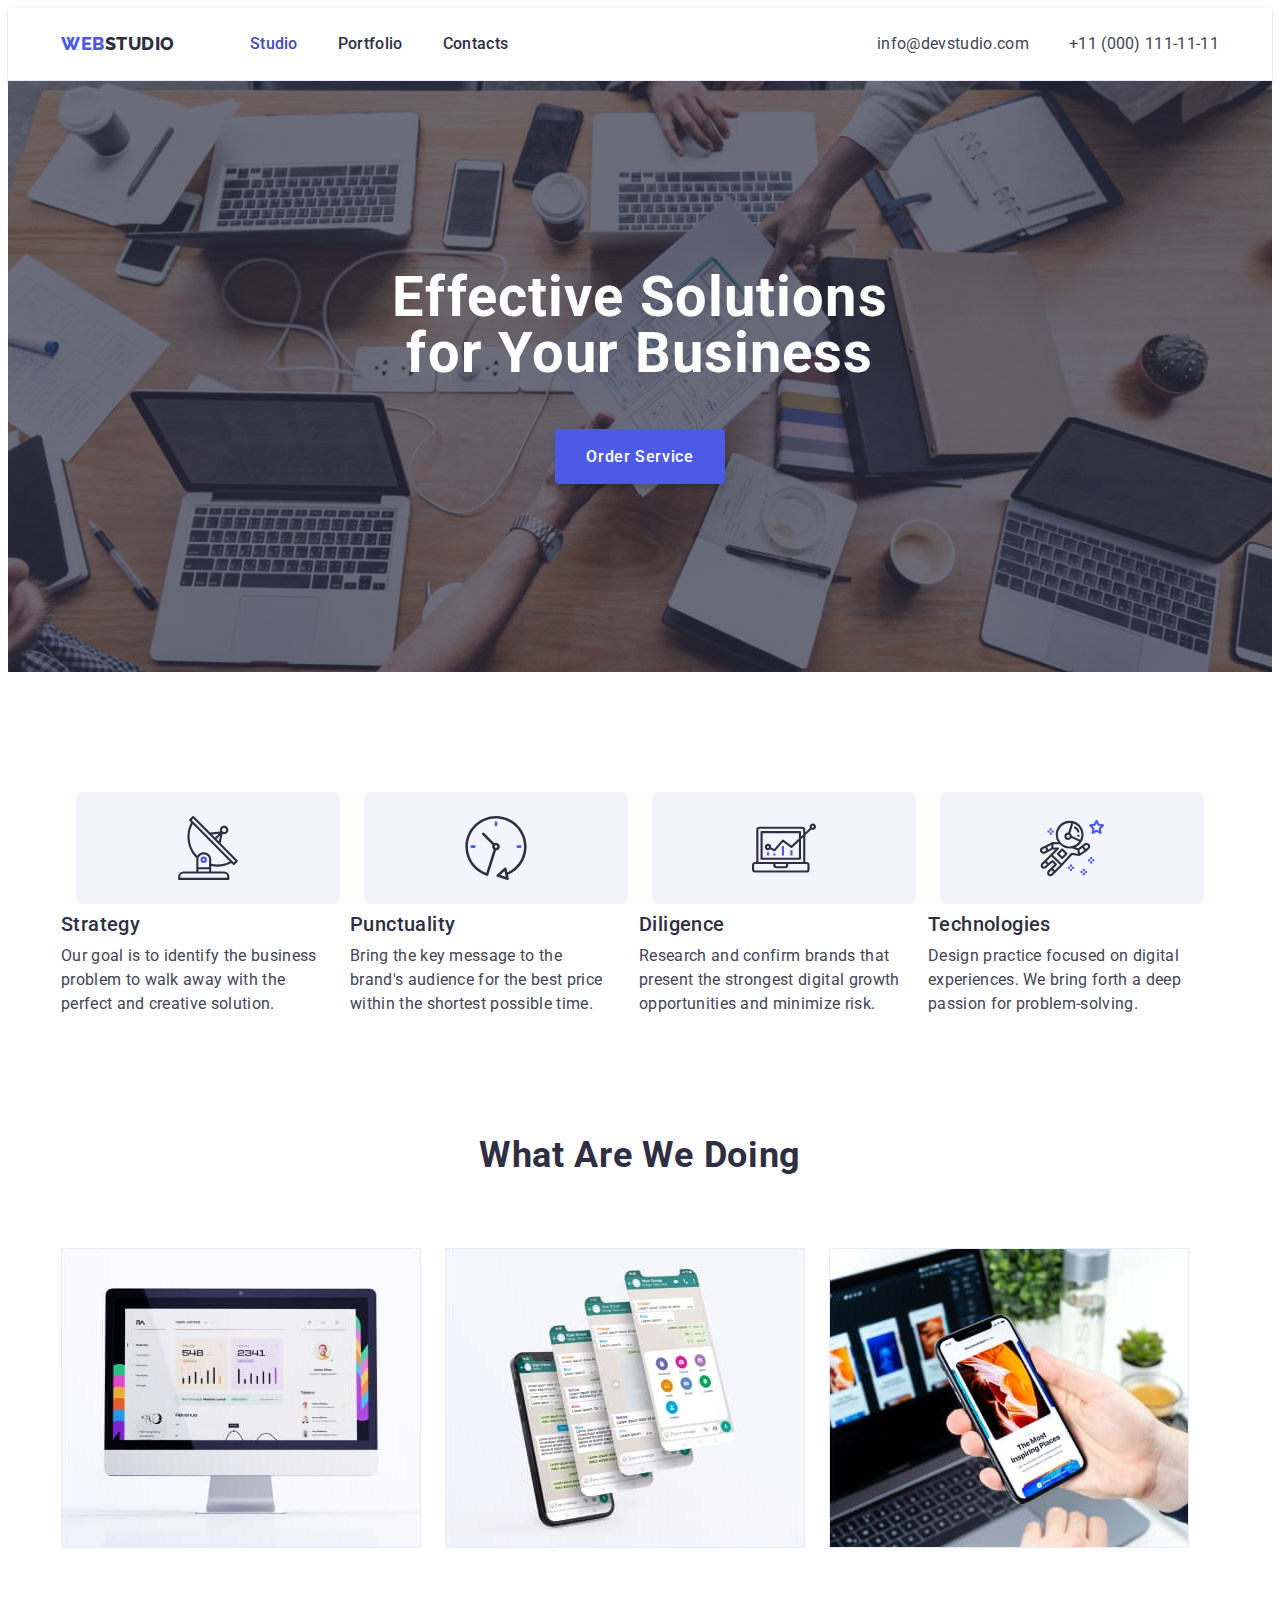
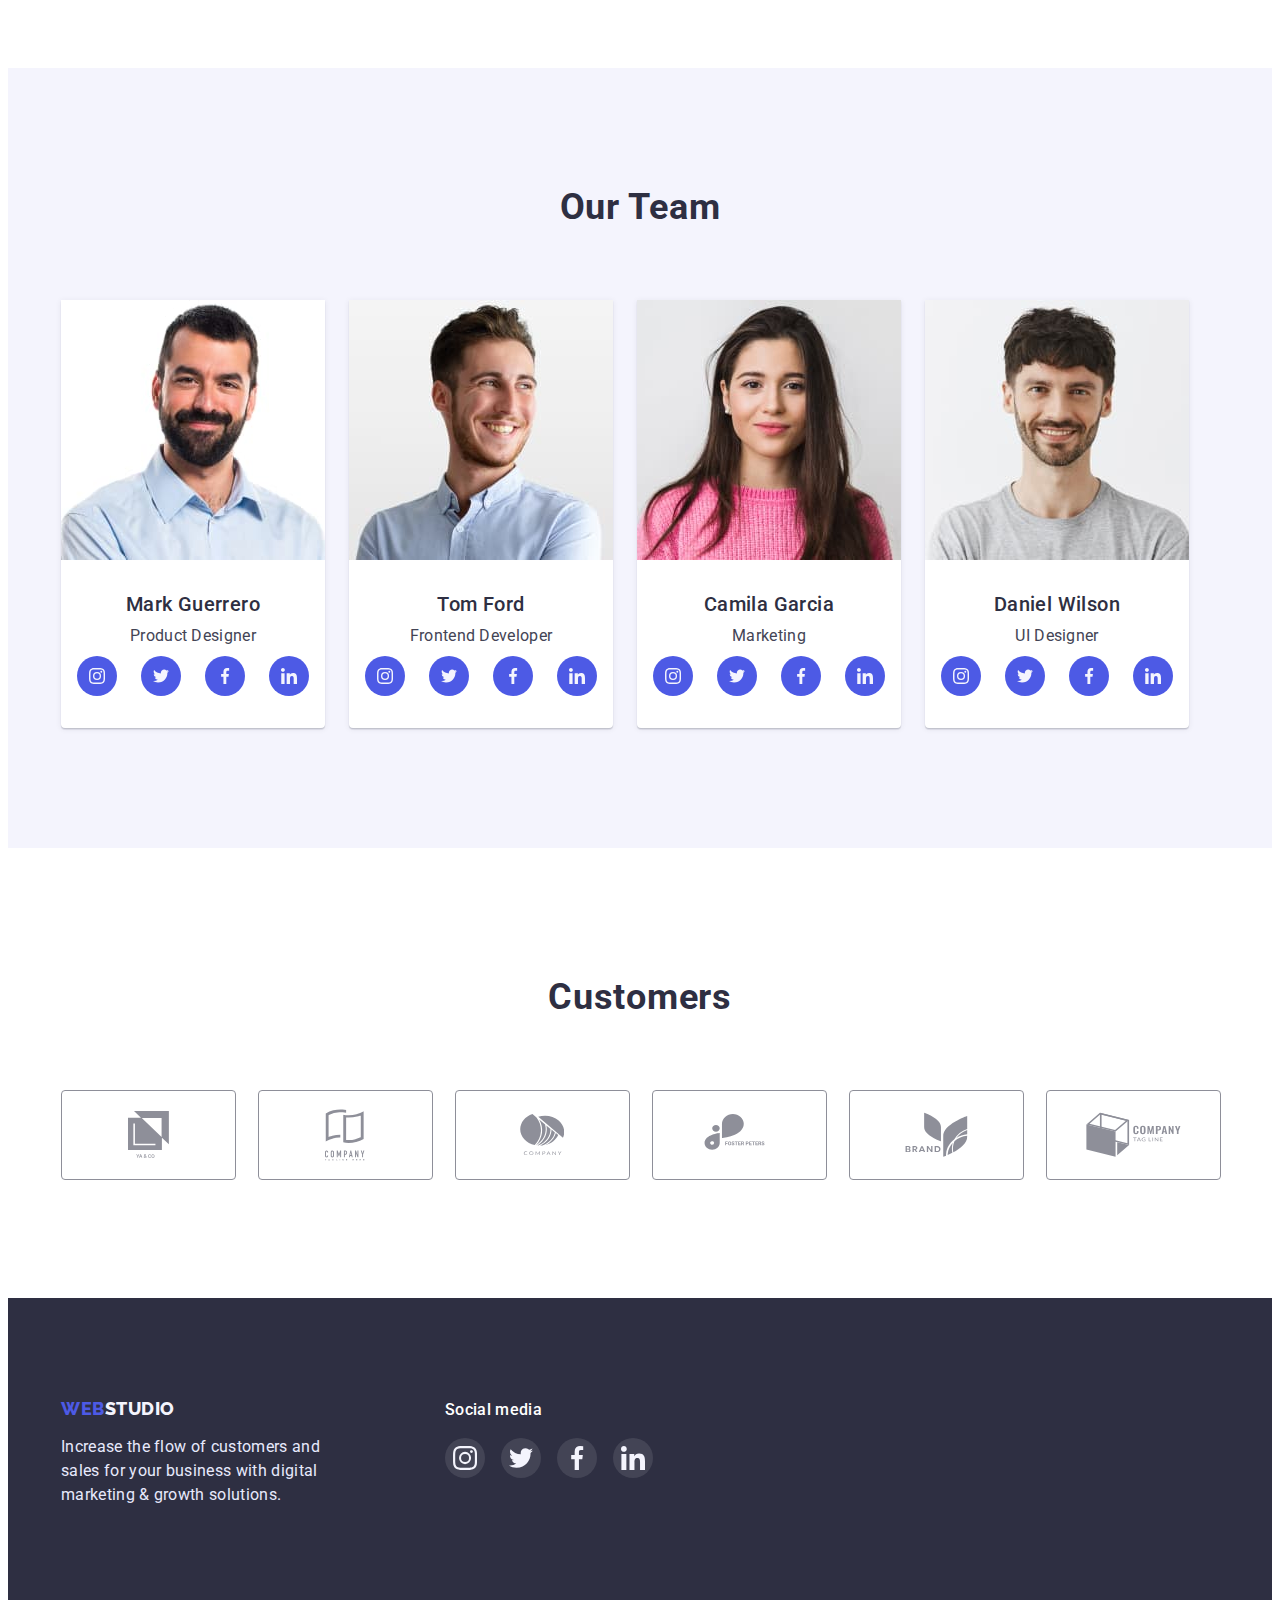
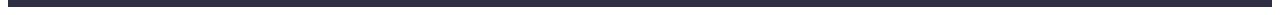
<file: index.html>
<!DOCTYPE html>
<html lang="en">
  <head>
    <meta charset="UTF-8" />
    <meta http-equiv="X-UA-Compatible" content="IE=edge" />
    <meta name="viewport" content="width=device-width, initial-scale=1.0" />
    <title>Web Studio</title>
    <link rel="preconnect" href="https://fonts.googleapis.com" />
    <link rel="preconnect" href="https://fonts.gstatic.com" crossorigin />
    <link
      href="https://fonts.googleapis.com/css2?family=Raleway:wght@800&family=Roboto:wght@400;500;700;900&display=swap"
      rel="stylesheet"
    />
    <link
      rel="stylesheet"
      href="https://cdnjs.cloudflare.com/ajax/libs/modern-normalize/1.1.0/modern-normalize.min.css"
      integrity="sha512-wpPYUAdjBVSE4KJnH1VR1HeZfpl1ub8YT/NKx4PuQ5NmX2tKuGu6U/JRp5y+Y8XG2tV+wKQpNHVUX03MfMFn9Q=="
      crossorigin="anonymous"
      referrerpolicy="no-referrer"
    />
    <link rel="stylesheet" href="./css/styles.css" />
  </head>
  <body>
    <!--header-->
    <header class="header">
      <div class="container header-container">
        <nav class="header-nav">
          <!--logotype-->
          <a href="./index.html" class="logo link"
            >Web<span class="logo-studio">Studio</span></a
          >
          <!--menu-->
          <ul class="site-nav list">
            <li>
              <a href="./index.html" class="link current">Studio</a>
            </li>
            <li>
              <a href="./portfolio.html" class="link">Portfolio</a>
            </li>
            <li>
              <a href="" class="link">Contacts</a>
            </li>
          </ul>
        </nav>
        <!--contacts-->
        <address class="address">
          <ul class="list contacts-list">
            <li class="link-contacts">
              <a href="mailto:info@devstudio.com" class="link"
                >info@devstudio.com</a
              >
            </li>
            <li class="link-contacts">
              <a href="tel:+110001111111" class="link">+11 (000) 111-11-11</a>
            </li>
          </ul>
        </address>
      </div>
    </header>
    <!--M A I N content-->
    <main>
      <!--H E R O section-->
      <section class="hero-section">
        <h1 class="hero-title">Effective Solutions for Your Business</h1>
        <button type="button" class="hero-btn">Order Service</button>
      </section>

      <!--section1 Features-->
      <section class="fetures">
        <div class="container">
          <!--Зробити прихованим заголовок з class="title-secret"-->
          <h2 class="title-secret">Features</h2>

          <ul class="list feature-svg-list">
            <li class="feature-item">
              <svg class="feature-icon" width="64" height="64">
                <use href="./images/symbol-defs.svg#icon-antenna"></use>
              </svg>
            </li>
            <li class="feature-item">
              <svg class="feature-icon" width="64" height="64">
                <use href="./images/symbol-defs.svg#icon-clock"></use>
              </svg>
            </li>
            <li class="feature-item">
              <svg class="feature-icon" width="64" height="64">
                <use href="./images/symbol-defs.svg#icon-diagram"></use>
              </svg>
            </li>
            <li class="feature-item">
              <svg class="feature-icon" width="64" height="64">
                <use href="./images/symbol-defs.svg#icon-astronaut"></use>
              </svg>
            </li>
          </ul>

          <ul class="list fetures-list">
            <li class="item">
              <h3 class="section-subtitle feature-title">Strategy</h3>
              <p class="section-text">
                Our goal is to identify the business problem to walk away with
                the perfect and creative solution.
              </p>
            </li>
            <li class="item">
              <h3 class="section-subtitle feature-title">Punctuality</h3>
              <p class="section-text">
                Bring the key message to the brand's audience for the best price
                within the shortest possible time.
              </p>
            </li>
            <li class="item">
              <h3 class="section-subtitle feature-title">Diligence</h3>
              <p class="section-text">
                Research and confirm brands that present the strongest digital
                growth opportunities and minimize risk.
              </p>
            </li>
            <li class="item">
              <h3 class="section-subtitle feature-title">Technologies</h3>
              <p class="section-text">
                Design practice focused on digital experiences. We bring forth a
                deep passion for problem-solving.
              </p>
            </li>
          </ul>
        </div>
      </section>

      <!--section2 ABOUT-->
      <section class="about">
        <div class="container">
          <h2 class="section-title">What are we doing</h2>
          <ul class="list about-list">
            <li class="item-about">
              <img
                src="./images/computer-application.jpg"
                alt="computer application"
                width="360"
                height="300"
              />
            </li>
            <li class="item-about">
              <img
                src="./images/mobile-application.jpg"
                alt="computer application"
                width="360"
                height="300"
              />
            </li>
            <li class="item-about">
              <img
                src="./images/computer-mobile.jpg"
                alt="phone and computer synchronization"
                width="360"
                height="300"
              />
            </li>
          </ul>
        </div>
      </section>

      <!--section3 Team-->
      <section class="team-section">
        <div class="container">
          <h2 class="section-title team-title">Our Team</h2>
          <ul class="list team-list">
            <li class="team-item">
              <img
                src="./images/team-member1.jpg"
                alt="Photo by product designer Mark Guerrero"
                width="264"
                height="260"
              />
              <div class="team-subcontainer">
                <h3 class="section-subtitle">Mark Guerrero</h3>
                <p class="section-text team-text">Product Designer</p>
                <ul class="team-soc-list list">
                  <li class="team-soc-item">
                    <a href="" class="team-soc-link link">
                      <svg class="team-soc-icon" width="16" height="16">
                        <use href="./images/soc-team.svg#icon-instagram"></use>
                      </svg>
                    </a>
                  </li>
                  <li class="team-soc-item">
                    <a href="" class="team-soc-link link">
                      <svg class="team-soc-icon" width="16" height="16">
                        <use href="./images/soc-team.svg#icon-twitter"></use>
                      </svg>
                    </a>
                  </li>
                  <li class="team-soc-item">
                    <a href="" class="team-soc-link link">
                      <svg class="team-soc-icon" width="16" height="16">
                        <use href="./images/soc-team.svg#icon-facebook"></use>
                      </svg>
                    </a>
                  </li>
                  <li class="team-soc-item">
                    <a href="" class="team-soc-link link">
                      <svg class="team-soc-icon" width="16" height="16">
                        <use href="./images/soc-team.svg#icon-linkedin"></use>
                      </svg>
                    </a>
                  </li>
                </ul>
              </div>
            </li>
            <li class="team-item">
              <img
                src="./images/team-member2.jpg"
                alt="Photo by frontend developer Tom Ford"
                width="264"
                height="260"
              />
              <div class="team-subcontainer">
                <h3 class="section-subtitle">Tom Ford</h3>
                <p class="section-text team-text">Frontend Developer</p>
                <ul class="team-soc-list list">
                  <li class="team-soc-item">
                    <a href="" class="team-soc-link link">
                      <svg class="team-soc-icon" width="16" height="16">
                        <use href="./images/soc-team.svg#icon-instagram"></use>
                      </svg>
                    </a>
                  </li>
                  <li class="team-soc-item">
                    <a href="" class="team-soc-link link">
                      <svg class="team-soc-icon" width="16" height="16">
                        <use href="./images/soc-team.svg#icon-twitter"></use>
                      </svg>
                    </a>
                  </li>
                  <li class="team-soc-item">
                    <a href="" class="team-soc-link link">
                      <svg class="team-soc-icon" width="16" height="16">
                        <use href="./images/soc-team.svg#icon-facebook"></use>
                      </svg>
                    </a>
                  </li>
                  <li class="team-soc-item">
                    <a href="" class="team-soc-link link">
                      <svg class="team-soc-icon" width="16" height="16">
                        <use href="./images/soc-team.svg#icon-linkedin"></use>
                      </svg>
                    </a>
                  </li>
                </ul>
              </div>
            </li>
            <li class="team-item">
              <img
                src="./images/team-member3.jpg"
                alt="Photo by marketing Camila Garcia"
                width="264"
                height="260"
              />
              <div class="team-subcontainer">
                <h3 class="section-subtitle">Camila Garcia</h3>
                <p class="section-text team-text">Marketing</p>
                <ul class="team-soc-list list">
                  <li class="team-soc-item">
                    <a href="" class="team-soc-link link">
                      <svg class="team-soc-icon" width="16" height="16">
                        <use href="./images/soc-team.svg#icon-instagram"></use>
                      </svg>
                    </a>
                  </li>
                  <li class="team-soc-item">
                    <a href="" class="team-soc-link link">
                      <svg class="team-soc-icon" width="16" height="16">
                        <use href="./images/soc-team.svg#icon-twitter"></use>
                      </svg>
                    </a>
                  </li>
                  <li class="team-soc-item">
                    <a href="" class="team-soc-link link">
                      <svg class="team-soc-icon" width="16" height="16">
                        <use href="./images/soc-team.svg#icon-facebook"></use>
                      </svg>
                    </a>
                  </li>
                  <li class="team-soc-item">
                    <a href="" class="team-soc-link link">
                      <svg class="team-soc-icon" width="16" height="16">
                        <use href="./images/soc-team.svg#icon-linkedin"></use>
                      </svg>
                    </a>
                  </li>
                </ul>
              </div>
            </li>
            <li class="team-item">
              <img
                src="./images/team-member4.jpg"
                alt="Photo by UI desiner Daniel Wilson"
                width="264"
                height="260"
              />
              <div class="team-subcontainer">
                <h3 class="section-subtitle">Daniel Wilson</h3>
                <p class="section-text team-text">UI Designer</p>
                <ul class="team-soc-list list">
                  <li class="team-soc-item">
                    <a href="" class="team-soc-link link">
                      <svg class="team-soc-icon" width="16" height="16">
                        <use href="./images/soc-team.svg#icon-instagram"></use>
                      </svg>
                    </a>
                  </li>
                  <li class="team-soc-item">
                    <a href="" class="team-soc-link link">
                      <svg class="team-soc-icon" width="16" height="16">
                        <use href="./images/soc-team.svg#icon-twitter"></use>
                      </svg>
                    </a>
                  </li>
                  <li class="team-soc-item">
                    <a href="" class="team-soc-link link">
                      <svg class="team-soc-icon" width="16" height="16">
                        <use href="./images/soc-team.svg#icon-facebook"></use>
                      </svg>
                    </a>
                  </li>
                  <li class="team-soc-item">
                    <a href="" class="team-soc-link link">
                      <svg class="team-soc-icon" width="16" height="16">
                        <use href="./images/soc-team.svg#icon-linkedin"></use>
                      </svg>
                    </a>
                  </li>
                </ul>
              </div>
            </li>
          </ul>
        </div>
      </section>
      <section class="customers-section">
        <div class="container">
          <h2 class="section-title customers-title">Customers</h2>
          <div class="customers-container">
            <ul class="customers-list list">
              <li class="customers-item">
                <a href="" class="customers-link link">
                  <svg class="customers-icon" width="41" height="47">
                    <use href="./images/customers.svg#icon-customer-1"></use>
                  </svg>
                </a>
              </li>
              <li class="customers-item">
                <a href="" class="customers-link link">
                  <svg class="customers-icon" width="40" height="52">
                    <use href="./images/customers.svg#icon-customer-2"></use>
                  </svg>
                </a>
              </li>
              <li class="customers-item">
                <a href="" class="customers-link link">
                  <svg class="customers-icon" width="44" height="41">
                    <use href="./images/customers.svg#icon-customer-3"></use>
                  </svg>
                </a>
              </li>
              <li class="customers-item">
                <a href="" class="customers-link link">
                  <svg class="customers-icon" width="85" height="41">
                    <use href="./images/customers.svg#icon-customer-4"></use>
                  </svg>
                </a>
              </li>
              <li class="customers-item">
                <a href="" class="customers-link link">
                  <svg class="customers-icon" width="63" height="45">
                    <use href="./images/customers.svg#icon-customer-5"></use>
                  </svg>
                </a>
              </li>
              <li class="customers-item">
                <a href="" class="customers-link link">
                  <svg class="customers-icon" width="95" height="45">
                    <use href="./images/customers.svg#icon-customer-6"></use>
                  </svg>
                </a>
              </li>
            </ul>
          </div>
        </div>
      </section>
    </main>
    <!--footer-->
    <footer class="footer-section">
      <div class="container footer-container">
        <div class="first-footer-container">
          <a href="./index.html" class="link footer-logo"
            >Web<span class="footer-span">Studio</span></a
          >
          <p class="footer-text">
            Increase the flow of customers and sales for your business with
            digital marketing & growth solutions.
          </p>
        </div>
        <div class="second-footer-container">
          <p class="footer-soc-text">Social media</p>
          <ul class="footer-soc-list list">
            <li class="footer-soc-item">
              <a href="" class="footer-soc-link link">
                <svg class="footer-soc-icon" width="24" height="24">
                  <use href="./images/soc-team.svg#icon-instagram"></use>
                </svg>
              </a>
            </li>
            <li class="footer-soc-item">
              <a href="" class="footer-soc-link link">
                <svg class="footer-soc-icon" width="24" height="24">
                  <use href="./images/soc-team.svg#icon-twitter"></use>
                </svg>
              </a>
            </li>
            <li class="footer-soc-item">
              <a href="" class="footer-soc-link link">
                <svg class="footer-soc-icon" width="24" height="24">
                  <use href="./images/soc-team.svg#icon-facebook"></use>
                </svg>
              </a>
            </li>
            <li class="footer-soc-item">
              <a href="" class="footer-soc-link link">
                <svg class="footer-soc-icon" width="24" height="24">
                  <use href="./images/soc-team.svg#icon-linkedin"></use>
                </svg>
              </a>
            </li>
          </ul>
        </div>
      </div>
    </footer>
  </body>
</html>
</file>
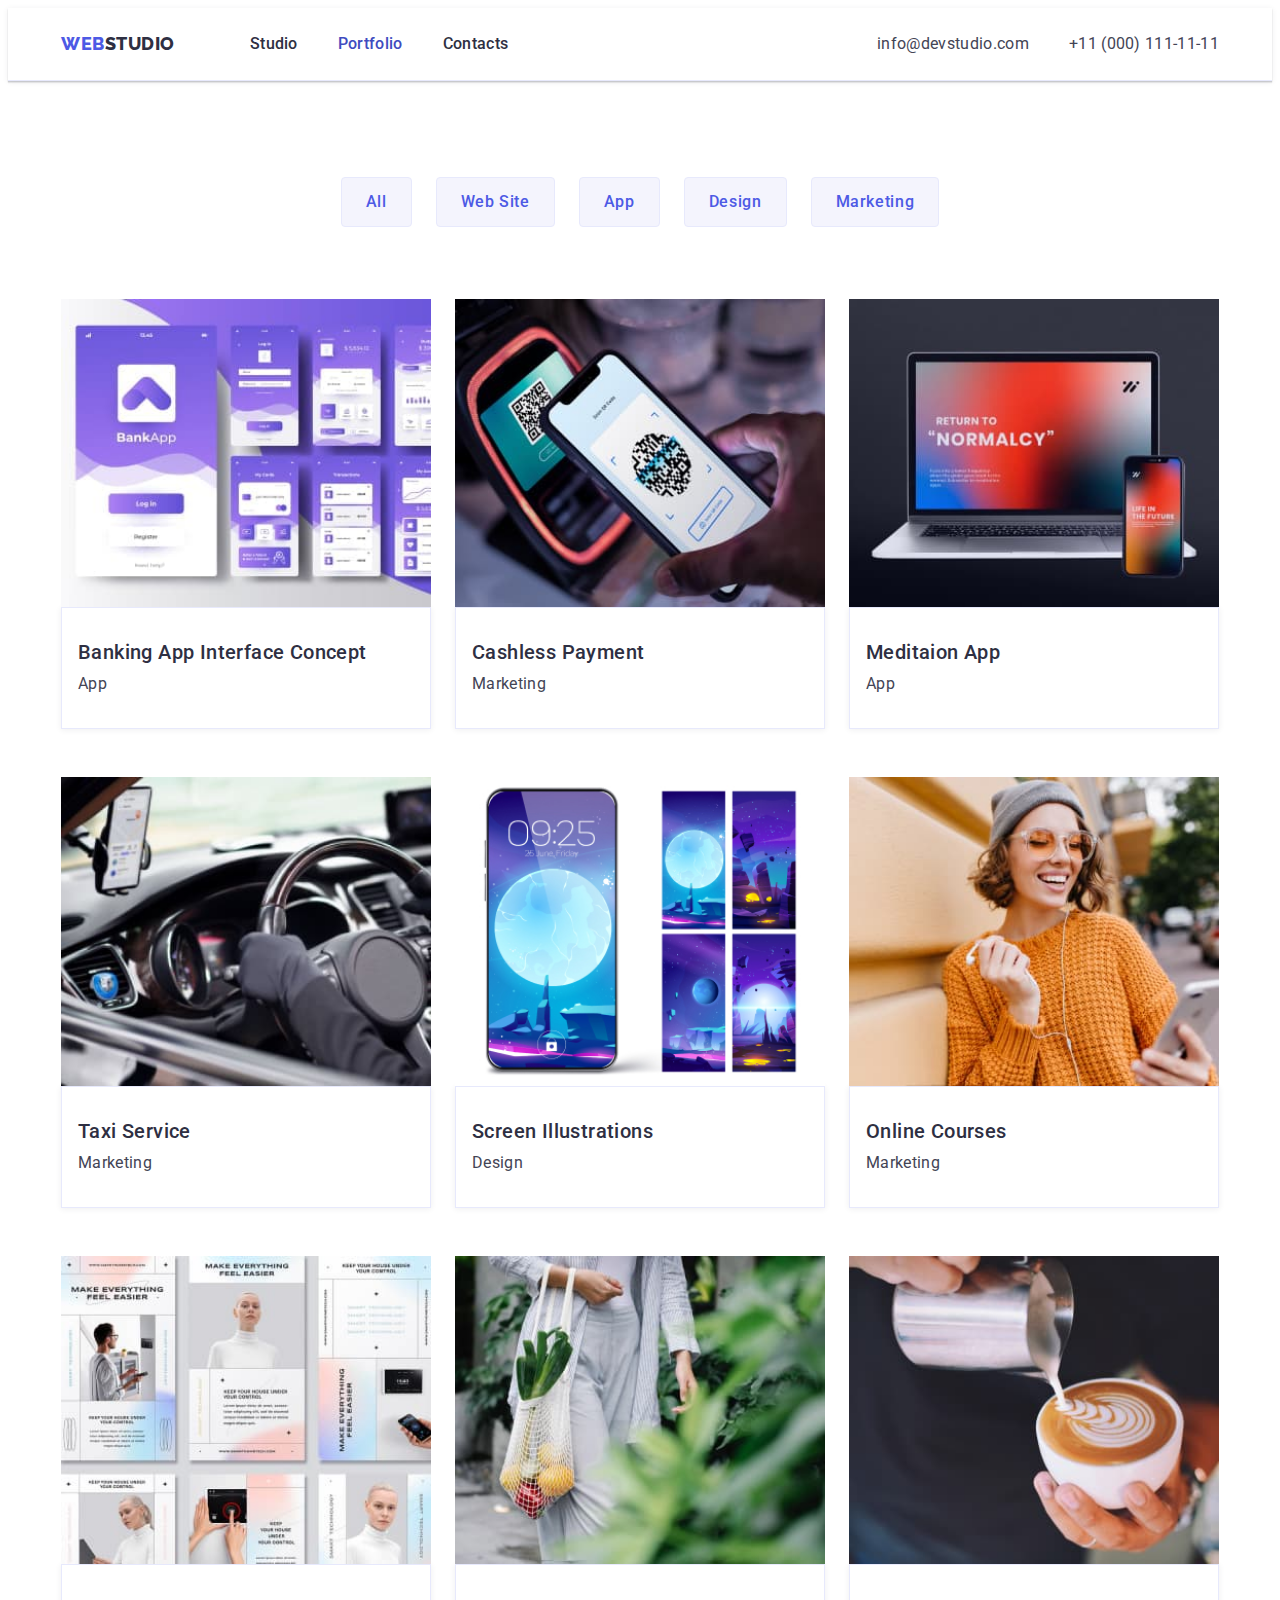
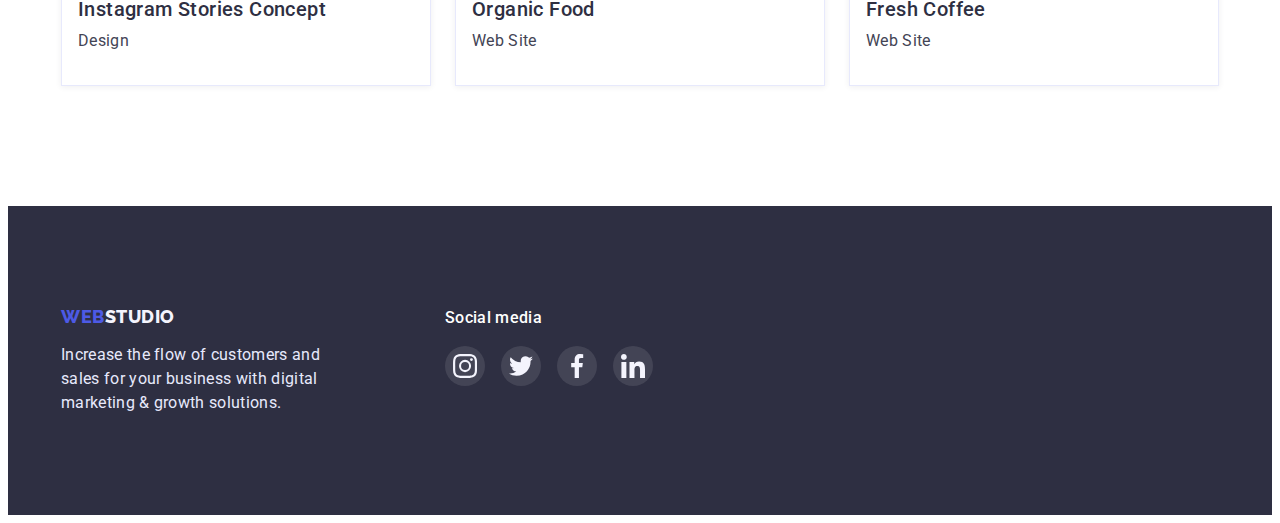
<file: portfolio.html>
<!DOCTYPE html>
<html lang="en">
  <head>
    <meta charset="UTF-8" />
    <meta http-equiv="X-UA-Compatible" content="IE=edge" />
    <meta name="viewport" content="width=device-width, initial-scale=1.0" />
    <title>Portfolio</title>
    <link rel="preconnect" href="https://fonts.googleapis.com" />
    <link rel="preconnect" href="https://fonts.gstatic.com" crossorigin />
    <link
      href="https://fonts.googleapis.com/css2?family=Raleway:wght@800&family=Roboto:wght@400;500;700;900&display=swap"
      rel="stylesheet"
    />
    <link
      rel="stylesheet"
      href="https://cdnjs.cloudflare.com/ajax/libs/modern-normalize/1.1.0/modern-normalize.min.css"
      integrity="sha512-wpPYUAdjBVSE4KJnH1VR1HeZfpl1ub8YT/NKx4PuQ5NmX2tKuGu6U/JRp5y+Y8XG2tV+wKQpNHVUX03MfMFn9Q=="
      crossorigin="anonymous"
      referrerpolicy="no-referrer"
    />
    <link rel="stylesheet" href="./css/styles.css" />
  </head>
  <body>
    <header class="header">
      <div class="container header-container">
        <nav class="header-nav">
          <!--logotype-->
          <a href="./index.html" class="logo link"
            >Web<span class="logo-studio">Studio</span></a
          >
          <!--menu-->
          <ul class="site-nav list">
            <li>
              <a href="./index.html" class="link">Studio</a>
            </li>
            <li>
              <a href="./portfolio.html" class="link current">Portfolio</a>
            </li>
            <li>
              <a href="" class="link">Contacts</a>
            </li>
          </ul>
        </nav>
        <!--contacts-->
        <address class="address">
          <ul class="list contacts-list">
            <li class="link-contacts">
              <a href="mailto:info@devstudio.com" class="link"
                >info@devstudio.com</a
              >
            </li>
            <li class="link-contacts">
              <a href="tel:+110001111111" class="link">+11 (000) 111-11-11</a>
            </li>
          </ul>
        </address>
      </div>
    </header>
    <!--main content -->
    <main>
      <section>
        <div class="container">
          <ul class="list list-button">
            <li class="buttons">
              <button type="button" class="portfolio-btn">All</button>
            </li>
            <li class="buttons">
              <button type="button" class="portfolio-btn">Web Site</button>
            </li>
            <li class="buttons">
              <button type="button" class="portfolio-btn">App</button>
            </li>
            <li class="buttons">
              <button type="button" class="portfolio-btn">Design</button>
            </li>
            <li class="buttons">
              <button type="button" class="portfolio-btn">Marketing</button>
            </li>
          </ul>
          <!-- LIST CARDS -->
          <ul class="list cards">
            <li class="cards-item">
              <a class="cards-link">
                <img
                  src="./images/potfolio-img1.jpg"
                  width="360"
                  height="300"
                  alt="photo of an interface of a bank program"
                />
                <div class="cards-subcontainer">
                  <h3 class="section-subtitle cards-title">
                    Banking App Interface Concept
                  </h3>
                  <p class="section-text cards-text">App</p>
                </div>
              </a>
            </li>

            <li class="cards-item">
              <a class="cards-link">
                <img
                  src="./images/potfolio-img2.jpg"
                  width="360"
                  height="300"
                  alt="mobile phone scans an QR-code"
                />
                <div class="cards-subcontainer">
                  <h3 class="section-subtitle cards-title">Cashless Payment</h3>
                  <p class="section-text cards-text">Marketing</p>
                </div>
              </a>
            </li>
            <li class="cards-item">
              <a class="cards-link">
                <img
                  src="./images/potfolio-img3.jpg"
                  width="360"
                  height="300"
                  alt="how the same application opens on a computer and a mobile phone"
                />
                <div class="cards-subcontainer">
                  <h3 class="section-subtitle cards-title">Meditaion App</h3>
                  <p class="section-text cards-text">App</p>
                </div>
              </a>
            </li>
            <li class="cards-item">
              <a class="cards-link">
                <img
                  src="./images/potfolio-img4.jpg"
                  width="360"
                  height="300"
                  alt="person behind the wheel looks at the route on the phone"
                />
                <div class="cards-subcontainer">
                  <h3 class="section-subtitle cards-title">Taxi Service</h3>
                  <p class="section-text cards-text">Marketing</p>
                </div>
              </a>
            </li>
            <li class="cards-item">
              <a class="cards-link">
                <img
                  src="./images/potfolio-img5.jpg"
                  width="360"
                  height="300"
                  alt="screen illustrations"
                />
                <div class="cards-subcontainer">
                  <h3 class="section-subtitle cards-title">
                    Screen Illustrations
                  </h3>
                  <p class="section-text cards-text">Design</p>
                </div>
              </a>
            </li>
            <li class="cards-item">
              <a class="cards-link">
                <img
                  src="./images/potfolio-img6.jpg"
                  width="360"
                  height="300"
                  alt="girl in headphones holds a phone"
                />
                <div class="cards-subcontainer">
                  <h3 class="section-subtitle cards-title">Online Courses</h3>
                  <p class="section-text cards-text">Marketing</p>
                </div>
              </a>
            </li>
            <li class="cards-item">
              <a class="cards-link">
                <img
                  src="./images/potfolio-img7.jpg"
                  width="360"
                  height="300"
                  alt="Instagram stories design"
                />
                <div class="cards-subcontainer">
                  <h3 class="section-subtitle cards-title">
                    Instagram Stories Concept
                  </h3>
                  <p class="section-text cards-text">Design</p>
                </div>
              </a>
            </li>
            <li class="cards-item">
              <a class="cards-link">
                <img
                  src="./images/potfolio-img8.jpg"
                  width="360"
                  height="300"
                  alt="woman carries a bag with vegetables"
                />
                <div class="cards-subcontainer">
                  <h3 class="section-subtitle cards-title">Organic Food</h3>
                  <p class="section-text cards-text">Web Site</p>
                </div>
              </a>
            </li>
            <li class="cards-item">
              <a class="cards-link">
                <img
                  src="./images/potfolio-img9.jpg"
                  width="360"
                  height="300"
                  alt="barista prepares coffee"
                />
                <div class="cards-subcontainer">
                  <h3 class="section-subtitle cards-title">Fresh Coffee</h3>
                  <p class="section-text cards-text">Web Site</p>
                </div>
              </a>
            </li>
          </ul>
        </div>
      </section>
    </main>
    <!--footer-->
    <footer class="footer-section">
      <div class="container footer-container">
        <div class="first-footer-container">
          <a href="./index.html" class="link footer-logo"
            >Web<span class="footer-span">Studio</span></a
          >
          <p class="footer-text">
            Increase the flow of customers and sales for your business with
            digital marketing & growth solutions.
          </p>
        </div>
        <div class="second-footer-container">
          <p class="footer-soc-text">Social media</p>
          <ul class="footer-soc-list list">
            <li class="footer-soc-item">
              <a href="" class="footer-soc-link link">
                <svg class="footer-soc-icon" width="24" height="24">
                  <use href="./images/soc-team.svg#icon-instagram"></use>
                </svg>
              </a>
            </li>
            <li class="footer-soc-item">
              <a href="" class="footer-soc-link link">
                <svg class="footer-soc-icon" width="24" height="24">
                  <use href="./images/soc-team.svg#icon-twitter"></use>
                </svg>
              </a>
            </li>
            <li class="footer-soc-item">
              <a href="" class="footer-soc-link link">
                <svg class="footer-soc-icon" width="24" height="24">
                  <use href="./images/soc-team.svg#icon-facebook"></use>
                </svg>
              </a>
            </li>
            <li class="footer-soc-item">
              <a href="" class="footer-soc-link link">
                <svg class="footer-soc-icon" width="24" height="24">
                  <use href="./images/soc-team.svg#icon-linkedin"></use>
                </svg>
              </a>
            </li>
          </ul>
        </div>
      </div>
    </footer>
  </body>
</html>
</file>
<file: css/styles.css>
:root {
  --primary-text-color: #434455;
  --primary-headings-color: #2e2f42;
  --accent-color: #e7e9fc;
  --nav-link-color: #2e2f42;
  --nav-active-link-color: #404bbf;
  --primary-contact-color: #434455;
  --bcg-btn-color: #f4f4fd;
  --bcg-active-btn-color: #404bbf;
  --text-btn-color: #4d5ae5;
  --text-active-btn-color: #ffffff;
  --hero-title-color: #ffffff;
  --hero-bcg-color: #2e2f42;
  --bcg-hero-btn-color: #4d5ae5;
  --bcg-hero-hover-btn-color: #404bbf;
  --hero-text-button-color: #ffffff;
  --portfolio-main-text-btn-color: #4d5ae5;
  --portfolio-hover-text-btn-color: #ffffff;
  --portfolio-main-bcg-btn-color: #f4f4fd;
  --portfolio-hover-bcg-btn-color: #404bbf;
  --portfolio-border-btn-color: #e7e9fc;
  --portfolio-hover-card-color: #f4f4fd;
  --footer-text-color: #e7e9fc;
  --footer-bcg-color: #2e2f42;
  --footer-header-color: #ffffff;
  --footer-bcg-soc-color: rgba(255, 255, 255, 0.1);
  --footer-bcg-soc-hover-color: #31d0aa;
  --logo-web-color: #4d5ae5;
  --logo-studio-color: #2e2f42;
  --logo-footer-studio-color: #f4f4fd;
  --team-seaction-bcg-color: #f4f4fd;
  --header-bcg-color: #ffffff;
  --l-gradient-color: linear-gradient(
    rgba(46, 47, 66, 0.7),
    rgba(46, 47, 66, 0.7)
  );
  --team-soc-link-color: #4d5ae5;
  --team-soc-logo-color: #f4f4fd;
  --customers-icon-color: #8e8f99;
  --customers-icon-hover-color: #404bbf;
}

body {
  font-family: 'Roboto', sans-serif;
  color: var(--primary-text-color);
}

p,
h1,
h2,
h3,
h4,
h5,
h6 {
  margin: 0;
}

ul {
  margin: 0;
  padding-left: 0;
}

img {
  display: block;
  min-width: 100%;
  height: auto;
}

.list {
  list-style: none;
}

.link {
  text-decoration: none;
}

.container {
  width: 1158px;
  padding-left: 15px;
  padding-right: 15px;
  margin: 0 auto;
}

.title-secret {
  visibility: hidden;
  position: absolute;
  width: 1px;
  height: 1px;
  margin: -1px;
  border: 0;
  padding: 0;

  white-space: nowrap;
  clip-path: inset(100%);
  overflow: hidden;
}

/* -----------------SECTIONS---general properties--------------- */

.section-title {
  margin-bottom: 72px;
  font-weight: 700;
  font-size: 36px;
  line-height: 1.11;
  text-align: center;
  letter-spacing: 0.02em;
  text-transform: capitalize;
  color: var(--primary-headings-color);
}

.section-subtitle {
  margin-bottom: 8px;
  font-weight: 500;
  font-size: 20px;
  line-height: 1.2;
  letter-spacing: 0.02em;
  color: var(--primary-headings-color);
}
.section-text {
  font-weight: 400;
  font-size: 16px;
  line-height: 1.5;
  letter-spacing: 0.02em;
}

/* -----------LOGO--------------------- 
*/
.logo {
  display: block;
  margin-right: 75px;
  font-family: 'Raleway';
  font-style: normal;
  font-weight: 800;
  font-size: 18px;
  line-height: 1.17;
  letter-spacing: 0.03em;
  text-transform: uppercase;
  color: var(--logo-web-color);
}

.logo-studio {
  color: var(--logo-studio-color);
}

/* --------- HEADER---------- */
.header {
  padding-top: 24px;
  padding-bottom: 24px;
  max-width: 1440px;
  margin: 0 auto;
  border-bottom: 1px solid var(--accent-color);
  background-color: var(--header-bcg-color);
  box-shadow: 0px 2px 1px rgba(46, 47, 66, 0.08),
    0px 1px 1px rgba(46, 47, 66, 0.16), 0px 1px 6px rgba(46, 47, 66, 0.08);
}

.header-container {
  display: flex;
  align-items: center;
}

.header-nav {
  display: flex;
  align-items: center;
  margin-right: auto;
}

/*----------------SITE NAV------------------ */

.site-nav {
  display: flex;
  gap: 40px;
}
.site-nav .link {
  display: block;
  color: var(--nav-link-color);
  font-weight: 500;
  font-size: 16px;
  line-height: 1.5;
  letter-spacing: 0.02em;
}
.site-nav .link:is(:hover, :focus),
.contacts-list .link:is(:hover, :focus) {
  color: var(--nav-active-link-color);
}
.site-nav .link.current {
  color: var(--nav-active-link-color);
}

/* ----------------CONTACTS------------------ */
.address {
  font-style: normal;
}

.contacts-list {
  display: flex;
  margin-right: auto;
}

.contacts-list .link {
  display: block;
  font-weight: 400;
  font-size: 16px;
  line-height: 1.5;
  letter-spacing: 0.02em;
  color: var(--primary-contact-color);
}

.link-contacts {
  margin-right: 40px;
}

.link-contacts:last-child {
  margin-right: 0;
}
/* -----------------HERO---------------- */
.hero-section {
  padding-top: 188px;
  padding-bottom: 188px;
  margin: 0 auto;
  max-width: 1440px;

  background-color: var(--hero-bcg-color);
  background-image: var(--l-gradient-color), url(../images/hero-bg.jpg);

  background-repeat: no-repeat;
  background-position: center;
  background-size: cover;

  text-align: center;
}

.hero-title {
  margin-bottom: 48px;
  color: var(--hero-title-color);
  max-width: 500px;
  font-weight: 700;
  font-size: 56px;
  line-height: 1;
  letter-spacing: 0.02em;
  margin-left: auto;
  margin-right: auto;
}

.hero-btn {
  border-radius: 4px;
  min-width: 170px;
  height: 55px;
  color: var(--hero-text-button-color);
  background-color: var(--bcg-hero-btn-color);
  box-shadow: 0px 4px 4px rgba(0, 0, 0, 0.15);
  font-family: inherit;
  font-style: normal;
  font-weight: 500;
  font-size: 16px;
  line-height: 1.5;
  letter-spacing: 0.04em;
  cursor: pointer;
  border: none;
}

.hero-btn:is(:hover, :focus) {
  background-color: var(--bcg-hero-hover-btn-color);
}

/* -----------------FEATURES------------------ */

.fetures {
  margin-top: 120px;
  margin-bottom: 120px;
}

.fetures-list {
  display: flex;
}

.fetures-list .item {
  margin-right: 24px;
  width: 265px;
}

.fetures-list .item:nth-last-child(-n + 1) {
  margin-right: 0;
}

.feature-title {
  margin-top: 8px;
}

.feature-svg-list {
  display: flex;
  justify-content: center;
  gap: 24px;
}

.feature-item {
  display: flex;
  justify-content: center;
  align-items: center;

  width: 264px;
  height: 112px;
  border-radius: 4px;

  background-color: #f4f4fd;
}

/* ---------------ABOUT---------- */

.about {
  margin-bottom: 120px;
}

.about-list {
  display: flex;
  gap: 24px;
}

/* ---------------TEAM--------------------*/

.team-section {
  background-color: var(--team-seaction-bcg-color);
  padding-bottom: 120px;
  padding-top: 120px;
}

.team-list {
  display: flex;
  gap: 24px;
}

.team-list .team-item {
  background: var(--header-bcg-color);
  box-shadow: 0px 1px 6px rgba(46, 47, 66, 0.08),
    0px 1px 1px rgba(46, 47, 66, 0.16), 0px 2px 1px rgba(46, 47, 66, 0.08);
  border-radius: 0px 0px 4px 4px;
  width: 264px;
  text-align: center;
}

.team-subcontainer {
  padding: 32px 16px;
}

.team-soc-list {
  display: flex;
  justify-content: center;
  gap: 24px;
}

.team-text {
  margin-bottom: 8px;
}

.team-soc-item {
  width: 40px;
  height: 40px;
}

.team-soc-link {
  display: flex;
  justify-content: center;
  align-items: center;

  width: 100%;
  height: 100%;
  border-radius: 50%;
  background-color: var(--team-soc-link-color);
}

.team-soc-link:is(:hover, :focus) {
  background-color: #404bbf;
}

/* --------------C U S T O M E R S------------- */

.customers-section {
  padding-top: 130px;
  padding-bottom: 120px;
}

.customers-list {
  display: flex;
  gap: 24px;
}

.customers-item {
  width: calc((100% - 120px) / 6);
  height: 88px;
}

.customers-link {
  display: flex;
  justify-content: center;
  align-items: center;
  width: 100%;
  height: 100%;
  border: 1px solid #8e8f99;
  border-radius: 4px;
  color: var(--customers-icon-color);
}

.customers-icon {
  fill: var(--customers-icon-color);
}

.customers-link:is(:hover, :focus) {
  border: 1px solid #404bbf;
  fill: var(--customers-icon-hover-color);
}

.customers-link:is(:hover, :focus) > .customers-icon {
  fill: var(--customers-icon-hover-color);
}

/* ---------------CSS for PORTFOLIO--------------- */

.portfolio-btn {
  padding: 12px 24px;
  border: 1px solid var(--accent-color);
  border-radius: 4px;
  color: var(--portfolio-main-text-btn-color);
  background-color: var(--portfolio-main-bcg-btn-color);
  font-family: inherit;
  font-style: normal;
  font-weight: 500;
  font-size: 16px;
  line-height: 24px;
  letter-spacing: 0.04em;
  cursor: pointer;
}

.portfolio-btn:is(:hover, :focus) {
  color: var(--portfolio-hover-text-btn-color);
  background-color: var(--portfolio-hover-bcg-btn-color);
  box-shadow: 0px 3px 1px rgba(0, 0, 0, 0.1), 0px 2px 1px rgba(0, 0, 0, 0.08),
    0px 2px 2px rgba(0, 0, 0, 0.12);
}

.list-button {
  display: flex;
  margin-bottom: 72px;
  margin-top: 96px;
  justify-content: center;
}

.buttons {
  margin-right: 24px;
}

.list-button .buttons:last-child {
  margin-right: 0;
}

.cards {
  display: flex;
  flex-wrap: wrap;
  margin-bottom: 120px;
}

.cards-item {
  width: calc((100% - 48px) / 3);
  margin-right: 24px;
  margin-bottom: 48px;
  cursor: pointer;
}

.cards-subcontainer {
  padding: 32px 16px;
  border: 1px solid var(--accent-color);
  box-shadow: 0px 1px 6px rgba(46, 47, 66, 0.08);
}

.cards-item:nth-child(3n) {
  margin-right: 0;
}

.cards-item:nth-last-child(-n + 3) {
  margin-bottom: 0;
}

.cards-link {
  display: block;
}

.cards-link:is(:hover, :focus) {
  box-shadow: 0px 1px 6px rgba(46, 47, 66, 0.08),
    0px 1px 1px rgba(46, 47, 66, 0.16), 0px 2px 1px rgba(46, 47, 66, 0.08);
}

/* .cards-item.cards-subcontainer:nth-child(5) {
  border-top: 0;
} */

/* -------------FOOTER---------------- */
.footer-text {
  font-size: 16px;
  line-height: 1.5;
  letter-spacing: 0.02em;
  color: var(--footer-text-color);
}
.footer-section {
  background-color: var(--footer-bcg-color);
  padding-bottom: 100px;
  padding-top: 100px;
}

.footer-span {
  color: var(--logo-footer-studio-color);
}

.footer-logo {
  display: block;
  margin-bottom: 16px;
  color: var(--logo-web-color);
  font-family: 'Raleway';
  font-style: normal;
  font-weight: 800;
  font-size: 18px;
  line-height: 1.17;
  letter-spacing: 0.03em;
  text-transform: uppercase;
}

.first-footer-container {
  width: 264px;
  margin-right: 120px;
}

.footer-container {
  display: flex;
}

.footer-soc-text {
  margin-bottom: 16px;

  font-weight: 500;
  font-size: 16px;
  line-height: 1.5;
  letter-spacing: 0.02em;
  color: var(--footer-header-color);
}

.footer-soc-list {
  display: flex;
  justify-content: center;
  gap: 16px;
}

.footer-soc-item {
  width: 40px;
  height: 40px;
}

.footer-soc-link {
  display: flex;
  justify-content: center;
  align-items: center;

  width: 100%;
  height: 100%;
  border-radius: 50%;

  background-color: var(--footer-bcg-soc-color);
}

.footer-soc-link:is(:hover, :focus) {
  background-color: var(--footer-bcg-soc-hover-color);
}
</file>
